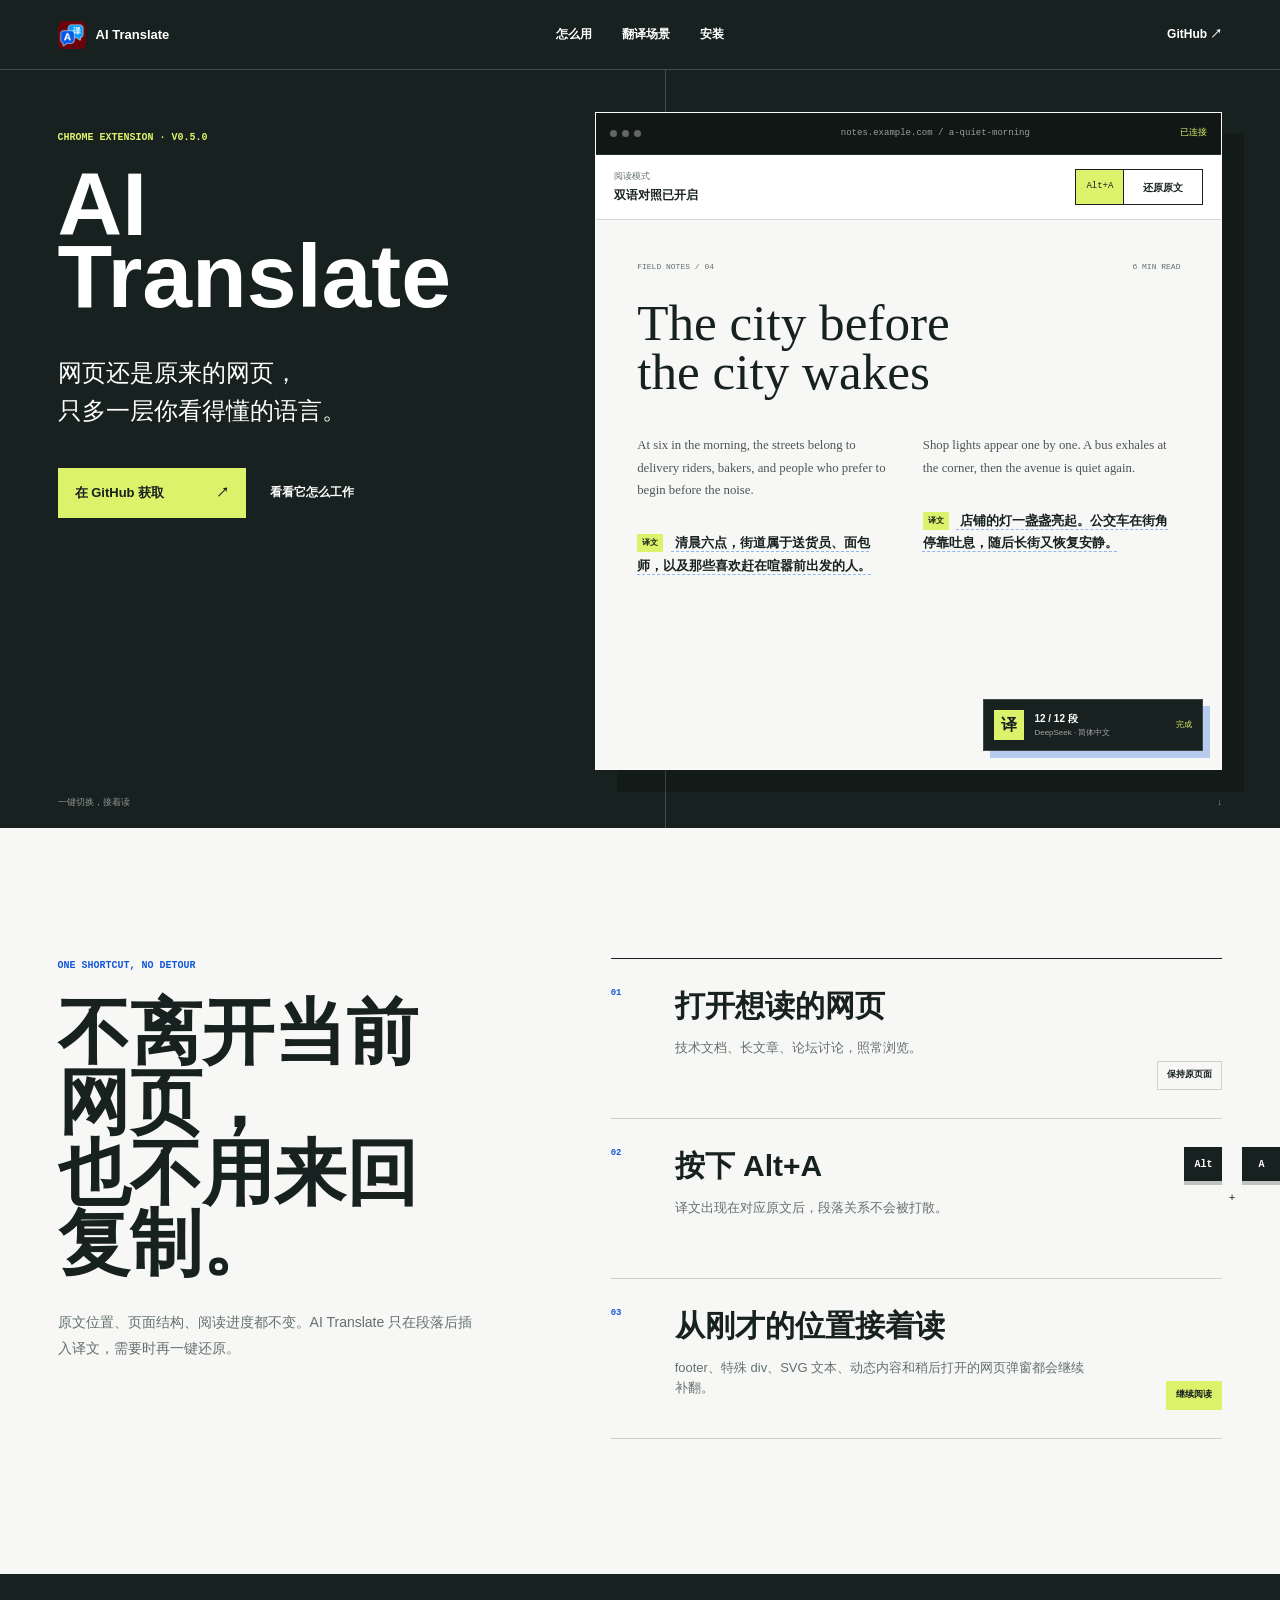
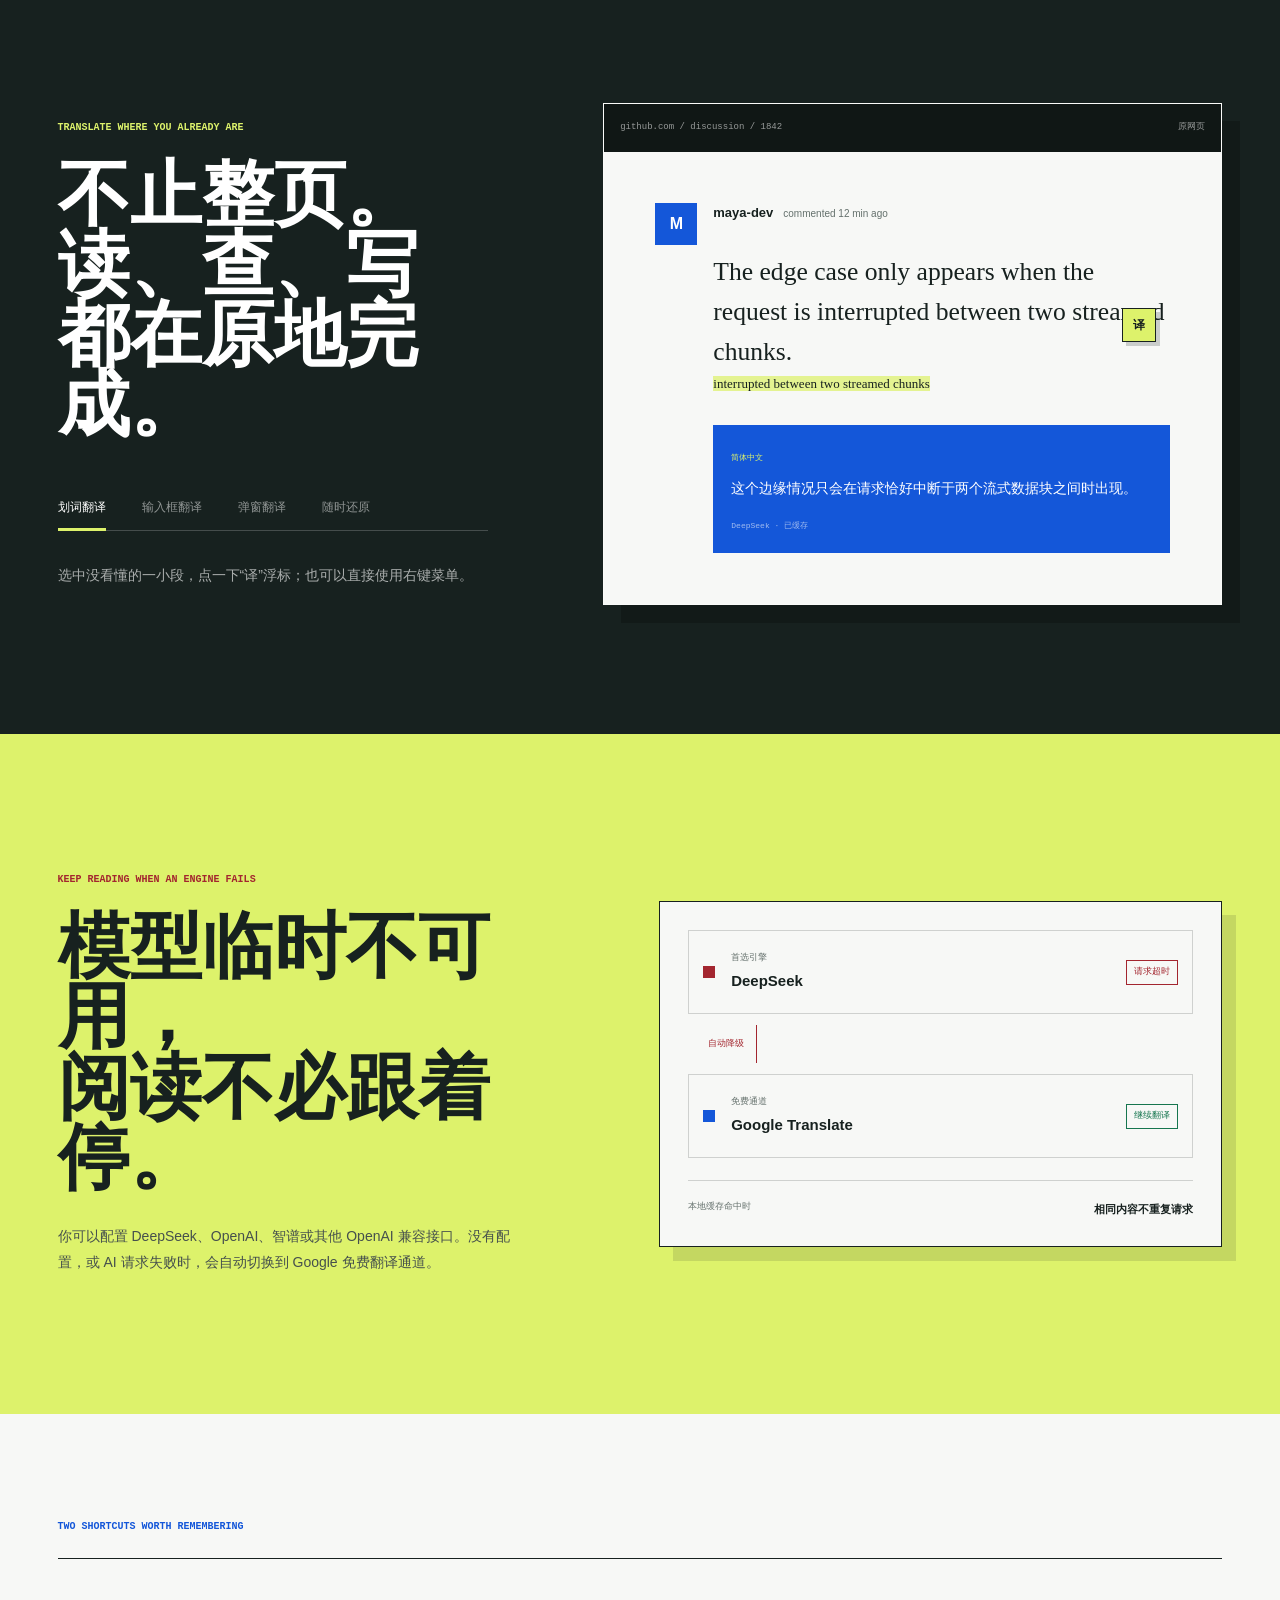
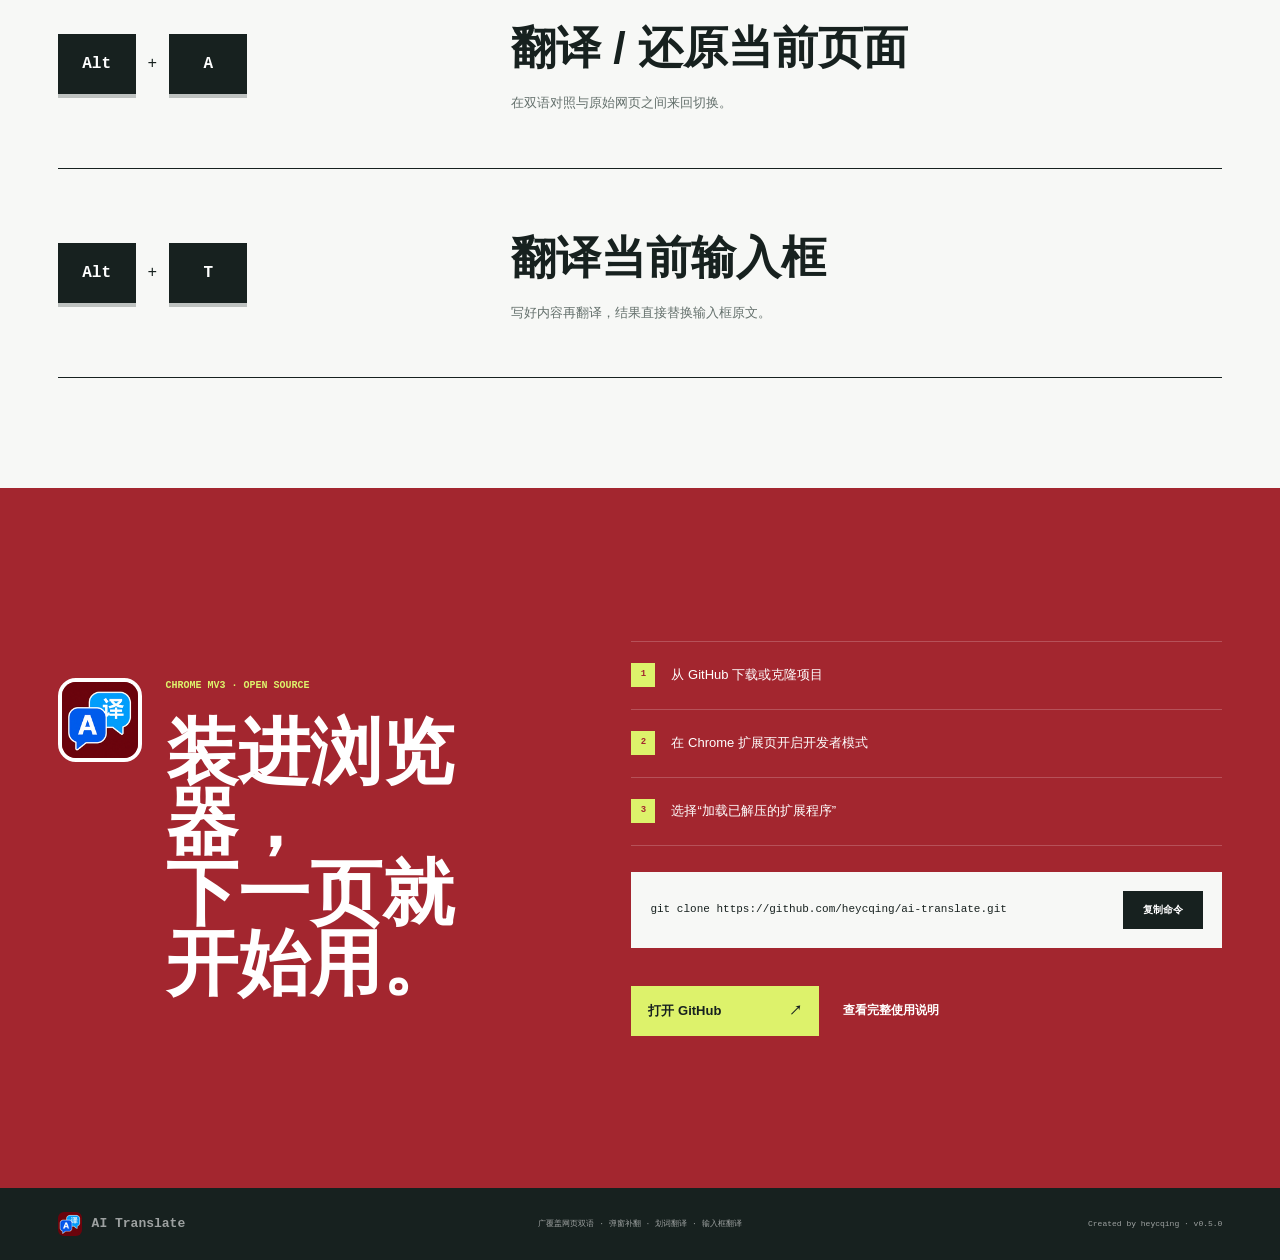
<file: landing/index.html>
<!doctype html>
<html lang="zh-CN">
  <head>
    <meta charset="UTF-8" />
    <meta name="viewport" content="width=device-width, initial-scale=1.0" />
    <meta
      name="description"
      content="AI Translate 是一款轻量的 Chrome 双语网页翻译扩展，支持整页、footer、SVG、网页弹窗、划词与输入框翻译，并为不同页面结构自适应双语排版。"
    />
    <meta name="theme-color" content="#17211f" />
    <title>AI Translate｜网页还是原来的网页，只多一层你看得懂的语言</title>
    <link rel="icon" href="./assets/icon-v2-32.png" />
    <link rel="stylesheet" href="./styles.css" />
    <script src="./script.js" defer></script>
  </head>
  <body>
    <a class="skip-link" href="#main">跳到主要内容</a>

    <header class="site-header">
      <a class="brand" href="#top" aria-label="AI Translate 首页">
        <img src="./assets/icon-v2-32.png" width="28" height="28" alt="" />
        <span>AI Translate</span>
      </a>
      <nav aria-label="主导航">
        <a href="#how">怎么用</a>
        <a href="#scenes">翻译场景</a>
        <a href="#install">安装</a>
      </nav>
      <a
        class="header-link"
        href="https://github.com/heycqing/ai-translate"
        target="_blank"
        rel="noopener"
      >
        GitHub <span aria-hidden="true">↗</span>
      </a>
    </header>

    <main id="main">
      <section class="hero" id="top" data-od-id="hero">
        <div class="hero-copy">
          <p class="eyebrow">Chrome extension · v0.5.0</p>
          <h1>AI<br />Translate</h1>
          <p class="hero-line">网页还是原来的网页，<br />只多一层你看得懂的语言。</p>
          <div class="hero-actions">
            <a
              class="primary-button"
              href="https://github.com/heycqing/ai-translate"
              target="_blank"
              rel="noopener"
            >
              在 GitHub 获取 <span aria-hidden="true">↗</span>
            </a>
            <a class="plain-link" href="#how">看看它怎么工作</a>
          </div>
        </div>

        <div class="reader-demo" aria-label="AI Translate 双语网页效果演示">
          <div class="browser-bar">
            <div class="browser-dots" aria-hidden="true"><i></i><i></i><i></i></div>
            <div class="browser-address">notes.example.com / a-quiet-morning</div>
            <span class="secure-state">已连接</span>
          </div>

          <div class="reader-toolbar">
            <div>
              <span class="reader-label">阅读模式</span>
              <strong id="translate-status">双语对照已开启</strong>
            </div>
            <button
              class="translate-toggle is-on"
              id="translate-toggle"
              type="button"
              aria-pressed="true"
            >
              <span class="toggle-key">Alt+A</span>
              <span class="toggle-label">还原原文</span>
            </button>
          </div>

          <article class="article-sheet">
            <div class="article-meta">
              <span>FIELD NOTES / 04</span>
              <span>6 MIN READ</span>
            </div>
            <h2>The city before<br />the city wakes</h2>
            <div class="article-columns">
              <div class="article-block">
                <p class="source-text">
                  At six in the morning, the streets belong to delivery riders,
                  bakers, and people who prefer to begin before the noise.
                </p>
                <p class="translated-text">
                  清晨六点，街道属于送货员、面包师，以及那些喜欢赶在喧嚣前出发的人。
                </p>
              </div>
              <div class="article-block secondary-paragraph">
                <p class="source-text">
                  Shop lights appear one by one. A bus exhales at the corner,
                  then the avenue is quiet again.
                </p>
                <p class="translated-text">
                  店铺的灯一盏盏亮起。公交车在街角停靠吐息，随后长街又恢复安静。
                </p>
              </div>
            </div>
          </article>

          <div class="translation-toast" role="status" aria-live="polite">
            <span class="toast-mark">译</span>
            <div>
              <strong>12 / 12 段</strong>
              <span>DeepSeek · 简体中文</span>
            </div>
            <span class="toast-done">完成</span>
          </div>
        </div>

        <a class="hero-next" href="#how">
          <span>一键切换，接着读</span>
          <span aria-hidden="true">↓</span>
        </a>
      </section>

      <section class="how" id="how" data-od-id="how">
        <div class="section-intro">
          <p class="section-kicker">One shortcut, no detour</p>
          <h2>不离开当前网页，<br />也不用来回复制。</h2>
          <p>
            原文位置、页面结构、阅读进度都不变。AI Translate 只在段落后插入译文，需要时再一键还原。
          </p>
        </div>

        <ol class="real-steps">
          <li>
            <span class="step-number">01</span>
            <div>
              <h3>打开想读的网页</h3>
              <p>技术文档、长文章、论坛讨论，照常浏览。</p>
            </div>
            <span class="step-state">保持原页面</span>
          </li>
          <li>
            <span class="step-number">02</span>
            <div>
              <h3>按下 Alt+A</h3>
              <p>译文出现在对应原文后，段落关系不会被打散。</p>
            </div>
            <kbd>Alt</kbd><span class="key-plus">+</span><kbd>A</kbd>
          </li>
          <li>
            <span class="step-number">03</span>
            <div>
              <h3>从刚才的位置接着读</h3>
              <p>footer、特殊 div、SVG 文本、动态内容和稍后打开的网页弹窗都会继续补翻。</p>
            </div>
            <span class="step-state is-complete">继续阅读</span>
          </li>
        </ol>
      </section>

      <section class="scenes" id="scenes" data-od-id="scenes">
        <div class="scene-copy">
          <p class="section-kicker">Translate where you already are</p>
          <h2>不止整页。<br />读、查、写都在原地完成。</h2>
          <div class="scene-tabs" role="tablist" aria-label="翻译场景">
            <button
              id="scene-tab-select"
              class="scene-tab is-active"
              type="button"
              role="tab"
              aria-selected="true"
              aria-controls="scene-panel"
              data-scene="select"
            >
              划词翻译
            </button>
            <button
              id="scene-tab-input"
              class="scene-tab"
              type="button"
              role="tab"
              aria-selected="false"
              aria-controls="scene-panel"
              tabindex="-1"
              data-scene="input"
            >
              输入框翻译
            </button>
            <button
              id="scene-tab-popup"
              class="scene-tab"
              type="button"
              role="tab"
              aria-selected="false"
              aria-controls="scene-panel"
              tabindex="-1"
              data-scene="popup"
            >
              弹窗翻译
            </button>
            <button
              id="scene-tab-restore"
              class="scene-tab"
              type="button"
              role="tab"
              aria-selected="false"
              aria-controls="scene-panel"
              tabindex="-1"
              data-scene="restore"
            >
              随时还原
            </button>
          </div>
          <p class="scene-description" id="scene-description">
            选中没看懂的一小段，点一下“译”浮标；也可以直接使用右键菜单。
          </p>
        </div>

        <div
          class="context-demo"
          id="scene-panel"
          role="tabpanel"
          aria-labelledby="scene-tab-select"
          tabindex="0"
        >
          <div class="context-topbar">
            <span>github.com / discussion / 1842</span>
            <span>原网页</span>
          </div>
          <div class="discussion">
            <div class="discussion-avatar">M</div>
            <div class="discussion-body">
              <div class="discussion-meta">
                <strong>maya-dev</strong>
                <span>commented 12 min ago</span>
              </div>
              <p id="scene-source">
                The edge case only appears when the request is interrupted
                between two streamed chunks.
              </p>
              <mark id="selection-mark">interrupted between two streamed chunks</mark>
              <div class="selection-badge" id="selection-badge">译</div>
              <div class="selection-result" id="selection-result">
                <span>简体中文</span>
                <p>这个边缘情况只会在请求恰好中断于两个流式数据块之间时出现。</p>
                <small>DeepSeek · 已缓存</small>
              </div>
            </div>
          </div>
        </div>
      </section>

      <section class="reliability" data-od-id="reliability">
        <div class="reliability-copy">
          <p class="section-kicker">Keep reading when an engine fails</p>
          <h2>模型临时不可用，<br />阅读不必跟着停。</h2>
          <p>
            你可以配置 DeepSeek、OpenAI、智谱或其他 OpenAI 兼容接口。没有配置，或 AI 请求失败时，会自动切换到 Google 免费翻译通道。
          </p>
        </div>

        <div class="engine-path" aria-label="翻译引擎降级流程">
          <div class="engine-line">
            <span class="engine-dot is-active"></span>
            <div>
              <small>首选引擎</small>
              <strong>DeepSeek</strong>
            </div>
            <span class="engine-status failed">请求超时</span>
          </div>
          <div class="path-connector">
            <span>自动降级</span>
            <i></i>
          </div>
          <div class="engine-line">
            <span class="engine-dot"></span>
            <div>
              <small>免费通道</small>
              <strong>Google Translate</strong>
            </div>
            <span class="engine-status success">继续翻译</span>
          </div>
          <div class="cache-note">
            <span>本地缓存命中时</span>
            <strong>相同内容不重复请求</strong>
          </div>
        </div>
      </section>

      <section class="shortcuts" data-od-id="shortcuts">
        <p class="section-kicker">Two shortcuts worth remembering</p>
        <div class="shortcut-row">
          <div class="shortcut-keys"><kbd>Alt</kbd><span>+</span><kbd>A</kbd></div>
          <div>
            <h2>翻译 / 还原当前页面</h2>
            <p>在双语对照与原始网页之间来回切换。</p>
          </div>
        </div>
        <div class="shortcut-row">
          <div class="shortcut-keys"><kbd>Alt</kbd><span>+</span><kbd>T</kbd></div>
          <div>
            <h2>翻译当前输入框</h2>
            <p>写好内容再翻译，结果直接替换输入框原文。</p>
          </div>
        </div>
      </section>

      <section class="install" id="install" data-od-id="install">
        <div class="install-heading">
          <img src="./assets/icon-v2-128.png" width="84" height="84" alt="" />
          <div>
            <p class="section-kicker">Chrome MV3 · Open source</p>
            <h2>装进浏览器，<br />下一页就开始用。</h2>
          </div>
        </div>

        <div class="install-body">
          <ol>
            <li><span>1</span>从 GitHub 下载或克隆项目</li>
            <li><span>2</span>在 Chrome 扩展页开启开发者模式</li>
            <li><span>3</span>选择“加载已解压的扩展程序”</li>
          </ol>
          <div class="clone-command">
            <code id="clone-command">git clone https://github.com/heycqing/ai-translate.git</code>
            <button type="button" data-copy="clone-command">
              <span class="copy-label">复制命令</span>
            </button>
          </div>
          <div class="install-actions">
            <a
              class="primary-button"
              href="https://github.com/heycqing/ai-translate"
              target="_blank"
              rel="noopener"
            >
              打开 GitHub <span aria-hidden="true">↗</span>
            </a>
            <a
              class="plain-link"
              href="https://github.com/heycqing/ai-translate#readme"
              target="_blank"
              rel="noopener"
            >
              查看完整使用说明
            </a>
          </div>
        </div>
      </section>
    </main>

    <footer class="site-footer">
      <a class="brand" href="#top">
        <img src="./assets/icon-v2-32.png" width="24" height="24" alt="" />
        <span>AI Translate</span>
      </a>
      <p>广覆盖网页双语 · 弹窗补翻 · 划词翻译 · 输入框翻译</p>
      <p>Created by heycqing · v0.5.0</p>
    </footer>
  </body>
</html>
</file>
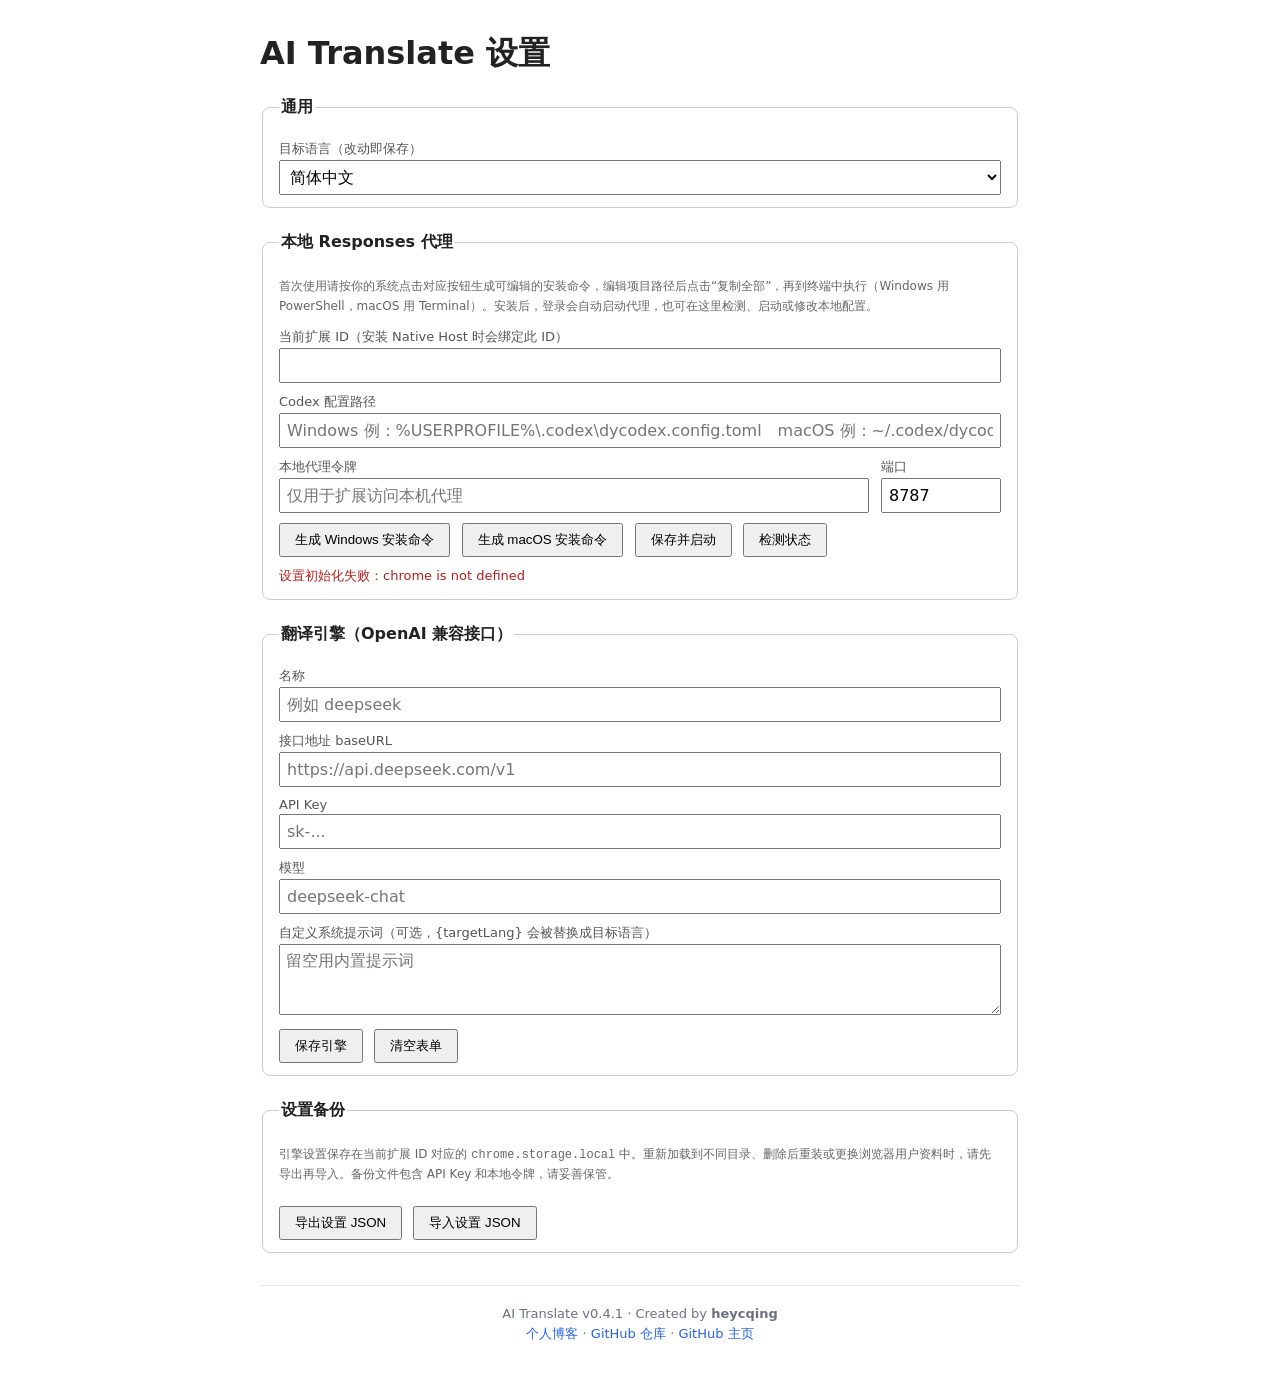
<file: options/options.html>
<!DOCTYPE html>
<html lang="zh-CN">
<head>
<meta charset="utf-8">
<title>AI Translate 设置</title>
<style>
  body { font-family: system-ui, sans-serif; max-width: 760px; margin: 32px auto; padding: 0 16px; color: #222; }
  fieldset { margin-bottom: 24px; border: 1px solid #ccc; border-radius: 8px; padding: 12px 16px; }
  legend { font-weight: 600; }
  label { display: block; margin: 10px 0 2px; font-size: 13px; color: #555; }
  input, select, textarea { width: 100%; box-sizing: border-box; padding: 6px; font: inherit; }
  table { width: 100%; border-collapse: collapse; font-size: 13px; }
  th, td { border-bottom: 1px solid #eee; padding: 6px; text-align: left; word-break: break-all; }
  button { padding: 6px 14px; margin-top: 10px; cursor: pointer; }
  button + button { margin-left: 6px; }
  .row-actions button { margin: 0 4px 0 0; padding: 2px 8px; }
  #saveTip { color: #16a34a; font-size: 13px; margin-left: 8px; }
  .hint { color: #666; font-size: 12px; line-height: 1.6; }
  .status { min-height: 20px; margin-top: 10px; font-size: 13px; }
  .status.ok { color: #15803d; }
  .status.error { color: #b91c1c; }
  .inline { display: grid; grid-template-columns: 1fr 120px; gap: 12px; }
  .cmd-block { margin-top: 10px; }
  .cmd-textarea {
    width: 100%; box-sizing: border-box; background: #1e1e2e; color: #d4d4d4;
    font-family: ui-monospace, Consolas, 'Courier New', monospace; font-size: 12.5px;
    line-height: 1.6; border: 1px solid #333; border-radius: 6px; padding: 12px;
    white-space: pre; resize: vertical;
  }
  .footer {
    margin-top: 32px;
    padding: 16px 0;
    border-top: 1px solid #e5e7eb;
    text-align: center;
    font-size: 13px;
    color: #6b7280;
  }
  .footer p { margin: 4px 0; }
  .footer a { color: #2563eb; text-decoration: none; font-weight: 500; }
  .footer a:hover { text-decoration: underline; }
</style>
</head>
<body>
  <h1>AI Translate 设置</h1>

  <fieldset>
    <legend>通用</legend>
    <label for="targetLang">目标语言（改动即保存）</label>
    <select id="targetLang">
      <option value="简体中文">简体中文</option>
      <option value="English">English</option>
      <option value="日本語">日本語</option>
    </select>
  </fieldset>

  <fieldset>
    <legend>本地 Responses 代理</legend>
    <p class="hint">首次使用请按你的系统点击对应按钮生成可编辑的安装命令，编辑项目路径后点击“复制全部”，再到终端中执行（Windows 用 PowerShell，macOS 用 Terminal）。安装后，登录会自动启动代理，也可在这里检测、启动或修改本地配置。</p>
    <label for="extensionId">当前扩展 ID（安装 Native Host 时会绑定此 ID）</label>
    <input id="extensionId" readonly>
    <label for="localConfigPath">Codex 配置路径</label>
    <input id="localConfigPath" placeholder="Windows 例：%USERPROFILE%\.codex\dycodex.config.toml　macOS 例：~/.codex/dycodex.config.toml">
    <div class="inline">
      <div>
        <label for="localToken">本地代理令牌</label>
        <input id="localToken" type="password" autocomplete="off" placeholder="仅用于扩展访问本机代理">
      </div>
      <div>
        <label for="localPort">端口</label>
        <input id="localPort" type="number" min="1" max="65535" value="8787">
      </div>
    </div>
    <button type="button" id="installCommandWindows">生成 Windows 安装命令</button>
    <button type="button" id="installCommandMacos">生成 macOS 安装命令</button>
    <button type="button" id="startLocalProxy">保存并启动</button>
    <button type="button" id="checkLocalProxy">检测状态</button>
    <div id="installCommandBlock" class="cmd-block" hidden>
      <textarea id="installCommandText" class="cmd-textarea" rows="7" spellcheck="false" aria-label="安装命令"></textarea>
      <button type="button" id="copyInstallCommand">复制全部</button>
    </div>
    <div id="localStatus" class="status" aria-live="polite"></div>
  </fieldset>

  <fieldset>
    <legend>翻译引擎（OpenAI 兼容接口）</legend>
    <table id="providerTable"></table>

    <form id="providerForm">
      <input type="hidden" id="editingId">
      <label for="pName">名称</label>
      <input id="pName" required placeholder="例如 deepseek">
      <label for="pBaseURL">接口地址 baseURL</label>
      <input id="pBaseURL" required placeholder="https://api.deepseek.com/v1">
      <label for="pKey">API Key</label>
      <input id="pKey" type="password" required placeholder="sk-...">
      <label for="pModel">模型</label>
      <input id="pModel" required placeholder="deepseek-chat">
      <label for="pPrompt">自定义系统提示词（可选，{targetLang} 会被替换成目标语言）</label>
      <textarea id="pPrompt" rows="3" placeholder="留空用内置提示词"></textarea>
      <button type="submit">保存引擎</button>
      <button type="button" id="resetForm">清空表单</button>
      <span id="saveTip"></span>
    </form>
  </fieldset>

  <fieldset>
    <legend>设置备份</legend>
    <p class="hint">引擎设置保存在当前扩展 ID 对应的 <code>chrome.storage.local</code> 中。重新加载到不同目录、删除后重装或更换浏览器用户资料时，请先导出再导入。备份文件包含 API Key 和本地令牌，请妥善保管。</p>
    <button type="button" id="exportSettings">导出设置 JSON</button>
    <button type="button" id="importSettings">导入设置 JSON</button>
    <input id="importFile" type="file" accept="application/json,.json" hidden>
    <span id="backupTip" class="status" aria-live="polite"></span>
  </fieldset>

  <footer class="footer">
    <p>AI Translate <span id="appVersion">v0.4.1</span> · Created by <strong>heycqing</strong></p>
    <p>
      <a href="https://blog.haiqing.uk/blog/" target="_blank" rel="noopener">个人博客</a>
      <span> · </span>
      <a href="https://github.com/heycqing/ai-translate" target="_blank" rel="noopener">GitHub 仓库</a>
      <span> · </span>
      <a href="https://github.com/heycqing" target="_blank" rel="noopener">GitHub 主页</a>
    </p>
  </footer>

  <script src="../lib/settings.js"></script>
  <script src="options.js"></script>
</body>
</html>
</file>
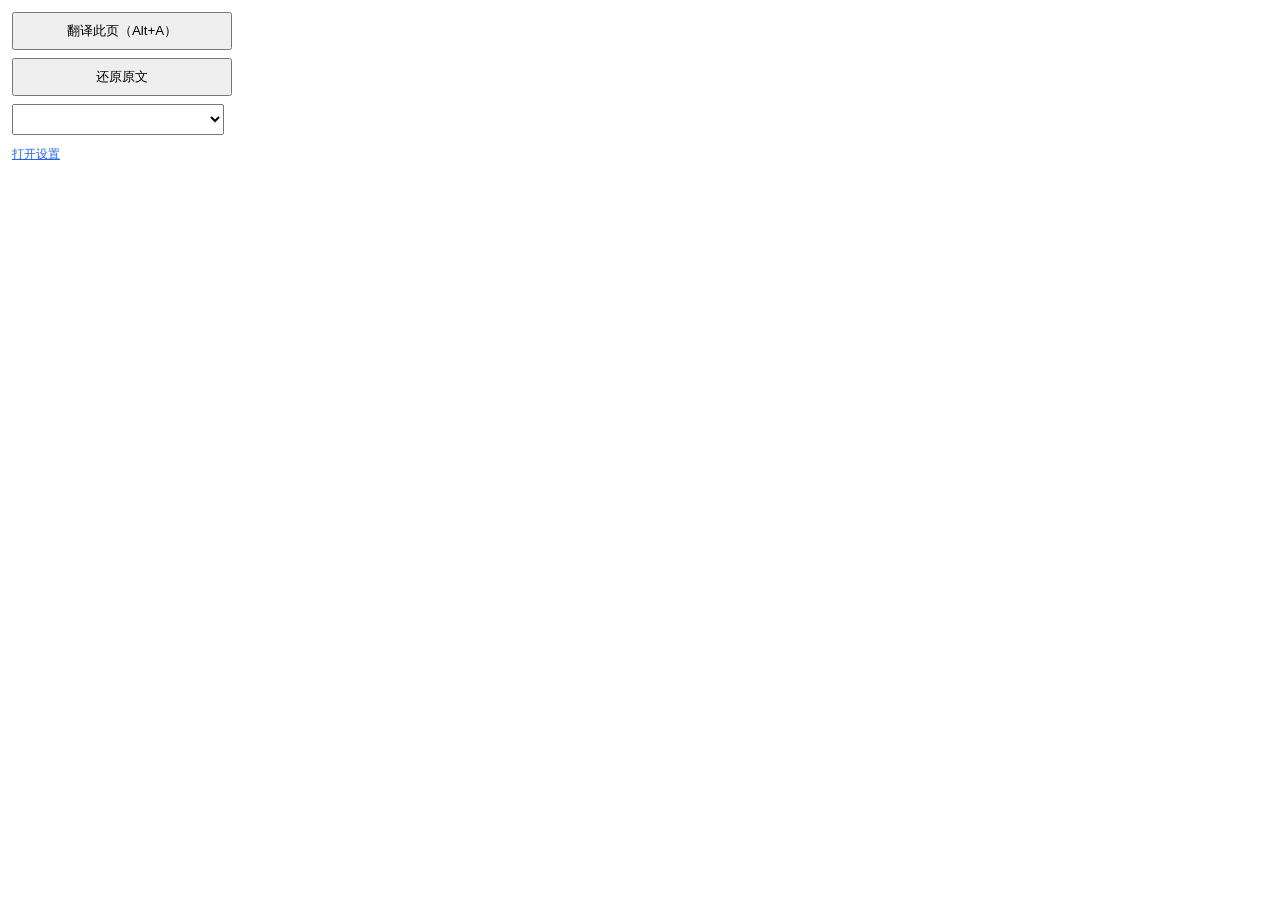
<file: popup/popup.html>
<!DOCTYPE html>
<html lang="zh-CN">
<head><meta charset="utf-8">
<style>
  body { width: 220px; padding: 12px; font-family: system-ui, sans-serif; margin: 0; }
  button { width: 100%; padding: 8px; margin-bottom: 8px; cursor: pointer; }
  select { flex: 1; min-width: 0; padding: 6px; }
  .provider-row { display: flex; align-items: center; gap: 8px; margin-bottom: 8px; }
  #providerTip { flex: none; color: #16a34a; font-size: 12px; white-space: nowrap; }
  a { font-size: 12px; color: #2563eb; }
</style>
</head>
<body>
  <button id="translate">翻译此页（Alt+A）</button>
  <button id="restore">还原原文</button>
  <div class="provider-row">
    <select id="provider"></select>
    <span id="providerTip" aria-live="polite"></span>
  </div>
  <a href="#" id="openOptions">打开设置</a>
  <script src="popup.js"></script>
</body>
</html>
</file>
<file: landing/styles.css>
:root {
  --ink: #17211f;
  --paper: #f7f8f6;
  --white: #ffffff;
  --blue: #1457d9;
  --red: #a3262f;
  --highlight: #ddf26b;
  --muted: #64706c;
  --line: rgba(23, 33, 31, 0.18);
  --line-light: rgba(255, 255, 255, 0.2);
  --display: "Arial Narrow", Bahnschrift, "Microsoft YaHei", sans-serif;
  --sans: "PingFang SC", "Microsoft YaHei", "Noto Sans CJK SC", sans-serif;
  --serif: Georgia, "Songti SC", SimSun, serif;
  --mono: "Cascadia Code", "SFMono-Regular", Consolas, monospace;
  --pad: clamp(20px, 4.5vw, 74px);
  --content: 1460px;
}

* {
  box-sizing: border-box;
}

html {
  scroll-behavior: smooth;
}

body {
  margin: 0;
  color: var(--ink);
  background: var(--paper);
  font-family: var(--sans);
  line-height: 1.5;
  text-rendering: optimizeLegibility;
}

button,
a {
  color: inherit;
}

button {
  font: inherit;
}

a {
  text-decoration: none;
}

button:focus-visible,
a:focus-visible,
[tabindex="0"]:focus-visible {
  outline: 3px solid var(--highlight);
  outline-offset: 4px;
}

.skip-link {
  position: fixed;
  top: 12px;
  left: 12px;
  z-index: 100;
  padding: 10px 14px;
  color: var(--ink);
  background: var(--highlight);
  transform: translateY(-150%);
}

.skip-link:focus {
  transform: translateY(0);
}

.site-header {
  position: absolute;
  inset: 0 0 auto;
  z-index: 20;
  display: grid;
  grid-template-columns: 1fr auto 1fr;
  align-items: center;
  min-height: 70px;
  padding: 0 var(--pad);
  color: var(--white);
  border-bottom: 1px solid var(--line-light);
}

.brand {
  display: inline-flex;
  align-items: center;
  gap: 10px;
  font-size: 13px;
  font-weight: 800;
}

.brand img {
  display: block;
  border-radius: 6px;
}

.site-header nav {
  display: flex;
  gap: 30px;
  font-size: 12px;
  font-weight: 700;
}

.site-header nav a,
.header-link,
.plain-link {
  border-bottom: 1px solid transparent;
  transition: border-color 160ms ease;
}

.site-header nav a:hover,
.header-link:hover,
.plain-link:hover {
  border-color: currentColor;
}

.header-link {
  justify-self: end;
  font-size: 12px;
  font-weight: 800;
}

.hero {
  position: relative;
  min-height: min(92svh, 880px);
  padding: 130px var(--pad) 74px;
  color: var(--white);
  background: var(--ink);
  overflow: hidden;
}

.hero::before {
  content: "";
  position: absolute;
  inset: 70px 48% 0 auto;
  width: 1px;
  background: var(--line-light);
}

.hero-copy {
  position: relative;
  z-index: 2;
  width: min(42%, 570px);
}

.eyebrow,
.section-kicker {
  margin: 0 0 24px;
  font-family: var(--mono);
  font-size: 10px;
  font-weight: 700;
  letter-spacing: 0;
  text-transform: uppercase;
}

.eyebrow {
  color: var(--highlight);
}

.hero h1 {
  margin: 0;
  font-family: var(--display);
  font-size: clamp(76px, 7vw, 112px);
  font-weight: 900;
  letter-spacing: 0;
  line-height: 0.8;
}

.hero-line {
  margin: 42px 0 0;
  font-size: clamp(20px, 1.9vw, 29px);
  font-weight: 500;
  line-height: 1.55;
}

.hero-actions,
.install-actions {
  display: flex;
  align-items: center;
  gap: 24px;
  margin-top: 38px;
}

.primary-button {
  display: inline-flex;
  align-items: center;
  justify-content: space-between;
  min-width: 188px;
  min-height: 50px;
  padding: 0 16px;
  color: var(--ink);
  background: var(--highlight);
  border: 1px solid var(--highlight);
  font-size: 13px;
  font-weight: 800;
  transition:
    background 160ms ease,
    color 160ms ease,
    transform 120ms ease;
}

.primary-button:hover {
  color: var(--white);
  background: transparent;
}

.primary-button:active {
  transform: translateY(2px);
}

.plain-link {
  padding: 6px 0;
  font-size: 12px;
  font-weight: 700;
}

.reader-demo {
  position: absolute;
  z-index: 1;
  top: 112px;
  right: var(--pad);
  bottom: 58px;
  width: min(49vw, 760px);
  color: var(--ink);
  background: var(--paper);
  border: 1px solid rgba(255, 255, 255, 0.35);
  box-shadow: 22px 22px 0 rgba(0, 0, 0, 0.19);
}

.browser-bar {
  display: grid;
  grid-template-columns: 80px 1fr auto;
  align-items: center;
  min-height: 42px;
  padding: 0 14px;
  color: rgba(255, 255, 255, 0.58);
  background: #101715;
  border-bottom: 1px solid rgba(255, 255, 255, 0.1);
  font-family: var(--mono);
  font-size: 9px;
}

.browser-dots {
  display: flex;
  gap: 5px;
}

.browser-dots i {
  display: block;
  width: 7px;
  height: 7px;
  background: rgba(255, 255, 255, 0.35);
  border-radius: 50%;
}

.browser-address {
  justify-self: center;
}

.secure-state {
  color: var(--highlight);
}

.reader-toolbar {
  display: flex;
  align-items: center;
  justify-content: space-between;
  min-height: 65px;
  padding: 0 18px;
  background: var(--white);
  border-bottom: 1px solid var(--line);
}

.reader-toolbar > div:first-child {
  display: flex;
  flex-direction: column;
  gap: 3px;
}

.reader-label {
  color: var(--muted);
  font-size: 9px;
}

.reader-toolbar strong {
  font-size: 12px;
}

.translate-toggle {
  display: inline-flex;
  align-items: stretch;
  min-height: 36px;
  padding: 0;
  color: var(--ink);
  background: transparent;
  border: 1px solid var(--ink);
  cursor: pointer;
}

.toggle-key,
.toggle-label {
  display: inline-flex;
  align-items: center;
  padding: 0 10px;
}

.toggle-key {
  color: var(--ink);
  background: var(--highlight);
  border-right: 1px solid var(--ink);
  font-family: var(--mono);
  font-size: 9px;
}

.toggle-label {
  min-width: 78px;
  justify-content: center;
  font-size: 10px;
  font-weight: 800;
}

.translate-toggle:not(.is-on) .toggle-key {
  color: var(--white);
  background: var(--ink);
}

.article-sheet {
  min-height: calc(100% - 107px);
  padding: clamp(24px, 3.2vw, 52px);
  background: var(--paper);
}

.article-meta {
  display: flex;
  justify-content: space-between;
  margin-bottom: 26px;
  color: var(--muted);
  font-family: var(--mono);
  font-size: 8px;
}

.article-sheet h2 {
  max-width: 620px;
  margin: 0;
  font-family: var(--serif);
  font-size: clamp(34px, 4vw, 66px);
  font-weight: 500;
  letter-spacing: 0;
  line-height: 0.95;
}

.article-columns {
  display: grid;
  grid-template-columns: 1fr 1fr;
  gap: 28px;
  margin-top: 38px;
}

.article-block {
  min-width: 0;
}

.source-text,
.translated-text {
  margin: 0;
  font-family: var(--serif);
  font-size: clamp(12px, 1vw, 15px);
  line-height: 1.75;
}

.source-text {
  color: #4d5754;
}

.translated-text {
  position: relative;
  margin-top: 16px;
  padding-top: 15px;
  color: var(--ink);
  font-family: var(--sans);
  font-weight: 600;
  text-decoration-line: underline;
  text-decoration-style: dashed;
  text-decoration-color: rgba(59, 130, 246, 0.55);
  text-decoration-thickness: 1px;
  text-underline-offset: 4px;
  transition:
    opacity 180ms ease,
    transform 180ms ease;
}

.translated-text::before {
  content: "译文";
  display: inline-block;
  margin-right: 8px;
  padding: 2px 5px;
  color: var(--ink);
  background: var(--highlight);
  font-family: var(--mono);
  font-size: 8px;
  vertical-align: 2px;
}

.reader-demo.is-source-only .translated-text {
  opacity: 0;
  transform: translateY(-6px);
}

.translation-toast {
  position: absolute;
  right: 18px;
  bottom: 18px;
  display: grid;
  grid-template-columns: auto 1fr auto;
  align-items: center;
  gap: 10px;
  min-width: 220px;
  padding: 10px;
  color: var(--white);
  background: var(--ink);
  border: 1px solid rgba(255, 255, 255, 0.18);
  box-shadow: 7px 7px 0 rgba(20, 87, 217, 0.28);
}

.toast-mark {
  display: grid;
  width: 30px;
  height: 30px;
  place-items: center;
  color: var(--ink);
  background: var(--highlight);
  font-weight: 900;
}

.translation-toast div {
  display: flex;
  flex-direction: column;
  gap: 1px;
}

.translation-toast strong {
  font-size: 10px;
}

.translation-toast div span,
.toast-done {
  color: rgba(255, 255, 255, 0.6);
  font-size: 8px;
}

.toast-done {
  color: var(--highlight);
}

.reader-demo.is-source-only .translation-toast {
  display: none;
}

.hero-next {
  position: absolute;
  right: var(--pad);
  bottom: 18px;
  left: var(--pad);
  z-index: 2;
  display: flex;
  justify-content: space-between;
  color: rgba(255, 255, 255, 0.52);
  font-family: var(--mono);
  font-size: 9px;
}

.how,
.scenes,
.reliability,
.shortcuts,
.install {
  padding-right: var(--pad);
  padding-left: var(--pad);
}

.how {
  display: grid;
  grid-template-columns: minmax(300px, 0.82fr) minmax(560px, 1.18fr);
  gap: clamp(60px, 10vw, 160px);
  padding-top: 130px;
  padding-bottom: 135px;
}

.section-intro h2,
.scene-copy h2,
.reliability h2,
.install h2 {
  margin: 0;
  font-family: var(--display);
  font-size: clamp(48px, 5.6vw, 86px);
  font-weight: 900;
  letter-spacing: 0;
  line-height: 0.98;
}

.section-kicker {
  color: var(--blue);
}

.section-intro > p:last-child,
.scene-description,
.reliability-copy > p:last-child {
  max-width: 470px;
  margin: 32px 0 0;
  color: var(--muted);
  font-size: 14px;
  line-height: 1.85;
}

.real-steps {
  margin: 0;
  padding: 0;
  border-top: 1px solid var(--ink);
  list-style: none;
}

.real-steps li {
  display: grid;
  grid-template-columns: 46px 1fr auto;
  gap: 18px;
  align-items: start;
  min-height: 160px;
  padding: 28px 0;
  border-bottom: 1px solid var(--line);
}

.step-number,
.step-state {
  font-family: var(--mono);
  font-size: 9px;
  font-weight: 700;
}

.step-number {
  color: var(--blue);
}

.real-steps h3 {
  margin: -4px 0 10px;
  font-family: var(--display);
  font-size: 30px;
  letter-spacing: 0;
}

.real-steps p {
  max-width: 420px;
  margin: 0;
  color: var(--muted);
  font-size: 13px;
}

.step-state {
  align-self: end;
  padding: 7px 9px;
  border: 1px solid var(--line);
}

.step-state.is-complete {
  background: var(--highlight);
  border-color: var(--highlight);
}

.real-steps kbd,
.shortcut-keys kbd {
  display: inline-grid;
  place-items: center;
  color: var(--white);
  background: var(--ink);
  border: 1px solid var(--ink);
  font-family: var(--mono);
  font-size: 10px;
  font-weight: 700;
  box-shadow: 0 4px 0 rgba(23, 33, 31, 0.25);
}

.real-steps kbd {
  grid-row: 1;
  grid-column: 3;
  width: 38px;
  height: 34px;
}

.real-steps kbd:last-child {
  margin-right: 0;
  transform: translateX(58px);
}

.key-plus {
  grid-row: 1;
  grid-column: 3;
  align-self: center;
  justify-self: end;
  transform: translateX(13px);
  font-family: var(--mono);
  font-size: 11px;
}

.scenes {
  display: grid;
  grid-template-columns: minmax(340px, 0.82fr) minmax(560px, 1.18fr);
  gap: clamp(60px, 9vw, 150px);
  align-items: center;
  min-height: 760px;
  color: var(--white);
  background: var(--ink);
}

.scenes .section-kicker {
  color: var(--highlight);
}

.scene-tabs {
  display: flex;
  margin-top: 44px;
  border-bottom: 1px solid var(--line-light);
}

.scene-tab {
  position: relative;
  min-height: 46px;
  padding: 0 18px;
  color: rgba(255, 255, 255, 0.52);
  background: transparent;
  border: 0;
  cursor: pointer;
  font-size: 12px;
}

.scene-tab:first-child {
  padding-left: 0;
}

.scene-tab.is-active {
  color: var(--white);
}

.scene-tab.is-active::after {
  content: "";
  position: absolute;
  right: 18px;
  bottom: -1px;
  left: 18px;
  height: 3px;
  background: var(--highlight);
}

.scene-tab:first-child.is-active::after {
  left: 0;
}

.scene-description {
  color: rgba(255, 255, 255, 0.63);
}

.context-demo {
  position: relative;
  min-height: 470px;
  color: var(--ink);
  background: var(--paper);
  border: 1px solid rgba(255, 255, 255, 0.32);
  box-shadow: 18px 18px 0 rgba(0, 0, 0, 0.22);
}

.context-topbar {
  display: flex;
  justify-content: space-between;
  min-height: 48px;
  padding: 0 16px;
  align-items: center;
  color: rgba(255, 255, 255, 0.56);
  background: #101715;
  font-family: var(--mono);
  font-size: 9px;
}

.discussion {
  display: grid;
  grid-template-columns: auto 1fr;
  gap: 16px;
  padding: clamp(26px, 4vw, 54px);
}

.discussion-avatar {
  display: grid;
  width: 42px;
  height: 42px;
  place-items: center;
  color: var(--white);
  background: var(--blue);
  font-weight: 800;
}

.discussion-body {
  position: relative;
}

.discussion-meta {
  display: flex;
  align-items: baseline;
  gap: 10px;
}

.discussion-meta strong {
  font-size: 13px;
}

.discussion-meta span {
  color: var(--muted);
  font-size: 10px;
}

#scene-source {
  max-width: 560px;
  margin: 30px 0 0;
  font-family: var(--serif);
  font-size: clamp(18px, 2vw, 27px);
  line-height: 1.55;
}

#selection-mark {
  display: inline;
  color: inherit;
  background: rgba(221, 242, 107, 0.72);
  font-family: var(--serif);
  font-size: 13px;
}

.selection-badge {
  position: absolute;
  top: 105px;
  right: 14px;
  display: grid;
  width: 34px;
  height: 34px;
  place-items: center;
  color: var(--ink);
  background: var(--highlight);
  border: 1px solid var(--ink);
  box-shadow: 4px 4px 0 rgba(23, 33, 31, 0.2);
  font-size: 12px;
  font-weight: 900;
}

.selection-result {
  margin-top: 30px;
  padding: 18px;
  color: var(--white);
  background: var(--blue);
}

.selection-result > span,
.selection-result small {
  font-family: var(--mono);
  font-size: 8px;
}

.selection-result > span {
  color: var(--highlight);
}

.selection-result p {
  margin: 10px 0;
  font-size: 14px;
  line-height: 1.7;
}

.selection-result small {
  color: rgba(255, 255, 255, 0.6);
}

.reliability {
  display: grid;
  grid-template-columns: minmax(360px, 0.9fr) minmax(520px, 1.1fr);
  gap: clamp(70px, 11vw, 180px);
  align-items: center;
  min-height: 680px;
  background: var(--highlight);
}

.reliability .section-kicker {
  color: var(--red);
}

.reliability-copy > p:last-child {
  color: #46504d;
}

.engine-path {
  padding: 28px;
  background: var(--paper);
  border: 1px solid var(--ink);
  box-shadow: 14px 14px 0 rgba(23, 33, 31, 0.13);
}

.engine-line {
  display: grid;
  grid-template-columns: auto 1fr auto;
  gap: 16px;
  align-items: center;
  min-height: 84px;
  padding: 0 14px;
  border: 1px solid var(--line);
}

.engine-dot {
  width: 12px;
  height: 12px;
  background: var(--blue);
}

.engine-dot.is-active {
  background: var(--red);
}

.engine-line div {
  display: flex;
  flex-direction: column;
  gap: 4px;
}

.engine-line small,
.engine-status,
.cache-note span {
  color: var(--muted);
  font-family: var(--mono);
  font-size: 9px;
}

.engine-line strong {
  font-size: 15px;
}

.engine-status {
  padding: 5px 7px;
  border: 1px solid currentColor;
}

.engine-status.failed {
  color: var(--red);
}

.engine-status.success {
  color: #16764f;
}

.path-connector {
  display: flex;
  align-items: center;
  gap: 12px;
  min-height: 60px;
  padding-left: 20px;
  color: var(--red);
  font-family: var(--mono);
  font-size: 9px;
}

.path-connector i {
  width: 1px;
  height: 38px;
  background: var(--red);
}

.cache-note {
  display: flex;
  justify-content: space-between;
  margin-top: 22px;
  padding-top: 20px;
  border-top: 1px solid var(--line);
}

.cache-note strong {
  font-size: 11px;
}

.shortcuts {
  padding-top: 105px;
  padding-bottom: 110px;
}

.shortcut-row {
  display: grid;
  grid-template-columns: minmax(280px, 0.7fr) 1.3fr;
  gap: 70px;
  align-items: center;
  min-height: 210px;
  border-top: 1px solid var(--ink);
}

.shortcut-row:last-child {
  border-bottom: 1px solid var(--ink);
}

.shortcut-keys {
  display: flex;
  align-items: center;
  gap: 12px;
}

.shortcut-keys kbd {
  width: 78px;
  height: 60px;
  font-size: 16px;
}

.shortcut-keys span {
  font-family: var(--mono);
}

.shortcut-row h2 {
  margin: 0;
  font-family: var(--display);
  font-size: clamp(28px, 3.5vw, 52px);
  letter-spacing: 0;
}

.shortcut-row p {
  margin: 12px 0 0;
  color: var(--muted);
  font-size: 13px;
}

.install {
  display: grid;
  grid-template-columns: minmax(380px, 0.86fr) minmax(560px, 1.14fr);
  gap: clamp(70px, 10vw, 160px);
  align-items: center;
  min-height: 700px;
  color: var(--white);
  background: var(--red);
}

.install-heading {
  display: flex;
  align-items: flex-start;
  gap: 24px;
}

.install-heading img {
  flex: 0 0 auto;
  border: 4px solid var(--white);
  border-radius: 18px;
}

.install .section-kicker {
  color: var(--highlight);
}

.install-body ol {
  margin: 0;
  padding: 0;
  border-top: 1px solid var(--line-light);
  list-style: none;
}

.install-body li {
  display: flex;
  align-items: center;
  gap: 16px;
  min-height: 68px;
  border-bottom: 1px solid var(--line-light);
  font-size: 13px;
}

.install-body li span {
  display: grid;
  width: 24px;
  height: 24px;
  place-items: center;
  color: var(--red);
  background: var(--highlight);
  font-family: var(--mono);
  font-size: 9px;
  font-weight: 800;
}

.clone-command {
  display: grid;
  grid-template-columns: 1fr auto;
  gap: 18px;
  align-items: center;
  margin-top: 26px;
  padding: 18px;
  color: var(--ink);
  background: var(--paper);
  border: 1px solid var(--paper);
}

.clone-command code {
  min-width: 0;
  font-family: var(--mono);
  font-size: 11px;
  overflow-wrap: anywhere;
}

.clone-command button {
  min-width: 80px;
  min-height: 38px;
  color: var(--white);
  background: var(--ink);
  border: 1px solid var(--ink);
  cursor: pointer;
  font-size: 10px;
  font-weight: 800;
}

.clone-command button:hover {
  color: var(--ink);
  background: var(--highlight);
}

.install .primary-button:hover {
  color: var(--white);
}

.site-footer {
  display: grid;
  grid-template-columns: 1fr auto 1fr;
  align-items: center;
  min-height: 72px;
  padding: 0 var(--pad);
  color: rgba(255, 255, 255, 0.58);
  background: var(--ink);
  font-family: var(--mono);
  font-size: 8px;
}

.site-footer p:last-child {
  justify-self: end;
}

@media (max-width: 980px) {
  .hero-copy {
    width: 43%;
  }

  .hero h1 {
    font-size: 78px;
  }

  .reader-demo {
    width: 50vw;
  }

  .article-columns {
    grid-template-columns: 1fr;
  }

  .secondary-paragraph {
    display: none;
  }

  .how,
  .scenes,
  .reliability,
  .install {
    gap: 60px;
  }
}

@media (max-width: 780px) {
  .site-header {
    grid-template-columns: 1fr auto;
  }

  .site-header nav {
    display: none;
  }

  .hero {
    min-height: 820px;
    padding-top: 100px;
    padding-bottom: 28px;
  }

  .hero::before {
    display: none;
  }

  .hero-copy {
    width: 100%;
  }

  .hero h1 {
    font-size: clamp(62px, 16vw, 86px);
  }

  .hero-line {
    margin-top: 24px;
    font-size: 17px;
  }

  .hero-actions {
    margin-top: 22px;
  }

  .reader-demo {
    top: 420px;
    right: var(--pad);
    bottom: 38px;
    left: var(--pad);
    width: auto;
    box-shadow: 10px 10px 0 rgba(0, 0, 0, 0.19);
  }

  .article-sheet {
    padding: 24px;
  }

  .article-sheet h2 {
    font-size: 38px;
  }

  .article-columns {
    margin-top: 22px;
  }

  .article-block .source-text,
  .article-block .translated-text {
    font-size: 12px;
  }

  .translation-toast {
    display: none;
  }

  .hero-next {
    display: none;
  }

  .how,
  .scenes,
  .reliability,
  .install {
    grid-template-columns: 1fr;
  }

  .how {
    padding-top: 100px;
    padding-bottom: 100px;
  }

  .scenes {
    padding-top: 100px;
    padding-bottom: 105px;
  }

  .context-demo {
    min-height: 430px;
  }

  .reliability {
    padding-top: 100px;
    padding-bottom: 100px;
  }

  .install {
    padding-top: 105px;
    padding-bottom: 105px;
  }
}

@media (max-width: 560px) {
  .site-header {
    min-height: 62px;
  }

  .brand {
    font-size: 11px;
  }

  .header-link {
    font-size: 10px;
  }

  .hero {
    min-height: 810px;
    padding-top: 86px;
  }

  .hero h1 {
    font-size: clamp(58px, 18vw, 72px);
  }

  .hero-line {
    font-size: 15px;
  }

  .hero-actions {
    gap: 14px;
  }

  .primary-button {
    min-width: 166px;
  }

  .reader-demo {
    top: 388px;
    bottom: 34px;
  }

  .browser-bar {
    grid-template-columns: 40px 1fr;
  }

  .browser-address {
    max-width: 220px;
    justify-self: start;
    overflow: hidden;
    text-overflow: ellipsis;
    white-space: nowrap;
  }

  .secure-state {
    display: none;
  }

  .reader-toolbar {
    min-height: 57px;
    padding: 0 10px;
  }

  .reader-label {
    display: none;
  }

  .toggle-key,
  .toggle-label {
    padding: 0 7px;
  }

  .toggle-label {
    min-width: 68px;
  }

  .article-sheet {
    padding: 18px;
  }

  .article-meta {
    margin-bottom: 14px;
  }

  .article-sheet h2 {
    font-size: 32px;
  }

  .article-columns {
    margin-top: 16px;
  }

  .translated-text {
    margin-top: 10px;
    padding-top: 0;
  }

  .section-intro h2,
  .scene-copy h2,
  .reliability h2,
  .install h2 {
    font-size: 43px;
  }

  .real-steps li {
    grid-template-columns: 34px 1fr;
    min-height: 0;
  }

  .real-steps li > :last-child:not(.key-plus) {
    grid-column: 2;
    justify-self: start;
  }

  .real-steps kbd {
    display: none;
  }

  .key-plus {
    display: none;
  }

  .scene-tabs {
    margin-top: 34px;
  }

  .scene-tab {
    min-width: 0;
    padding: 0 10px;
    font-size: 11px;
  }

  .scene-tab:first-child {
    padding-left: 0;
  }

  .scene-tab.is-active::after {
    right: 10px;
    left: 10px;
  }

  .discussion {
    grid-template-columns: 1fr;
    padding: 22px;
  }

  .discussion-avatar {
    width: 34px;
    height: 34px;
  }

  #scene-source {
    margin-top: 18px;
    font-size: 18px;
  }

  .selection-badge {
    top: 82px;
    right: 0;
  }

  .selection-result {
    margin-top: 22px;
  }

  .engine-path {
    padding: 14px;
    box-shadow: 8px 8px 0 rgba(23, 33, 31, 0.13);
  }

  .engine-line {
    grid-template-columns: auto 1fr;
  }

  .engine-status {
    grid-column: 2;
    justify-self: start;
  }

  .cache-note {
    align-items: flex-start;
    flex-direction: column;
    gap: 8px;
  }

  .shortcut-row {
    grid-template-columns: 1fr;
    gap: 30px;
    min-height: 250px;
    padding: 40px 0;
  }

  .shortcut-keys kbd {
    width: 68px;
    height: 54px;
  }

  .install-heading {
    flex-direction: column;
  }

  .install-heading img {
    width: 66px;
    height: 66px;
    border-radius: 14px;
  }

  .clone-command {
    grid-template-columns: 1fr;
  }

  .clone-command button {
    width: 100%;
  }

  .install-actions {
    align-items: flex-start;
    flex-direction: column;
    gap: 12px;
  }

  .site-footer {
    grid-template-columns: 1fr auto;
  }

  .site-footer p:nth-child(2) {
    display: none;
  }
}

@media (prefers-reduced-motion: reduce) {
  *,
  *::before,
  *::after {
    scroll-behavior: auto !important;
    transition-duration: 0.01ms !important;
  }
}
</file>
